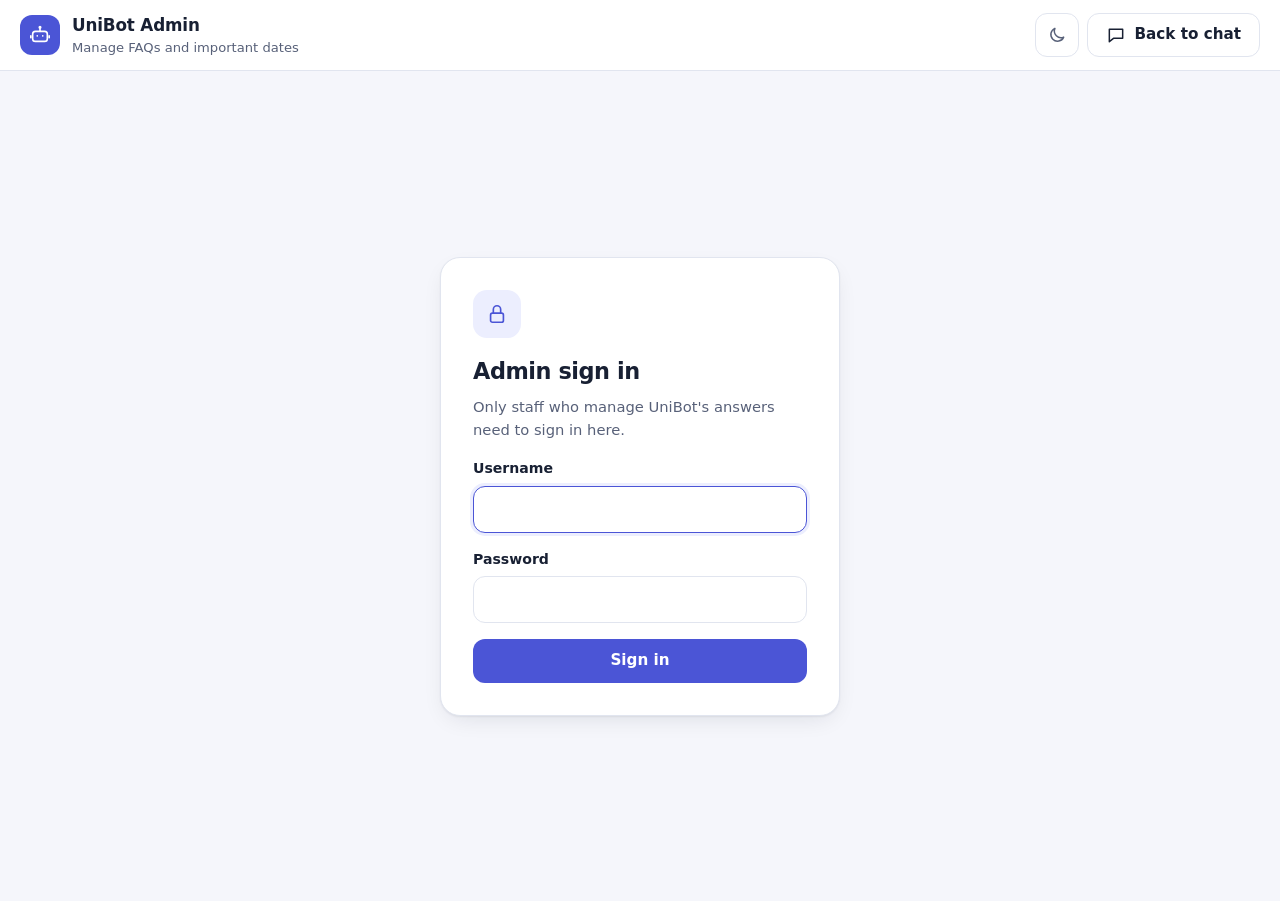
<file: webgui/admin.html>
<!DOCTYPE html>
<html lang="en">
<head>
  <meta charset="UTF-8" />
  <meta name="viewport" content="width=device-width, initial-scale=1.0" />
  <title>UniBot Admin</title>
  <link rel="icon" href="favicon.svg" type="image/svg+xml" />
  <link rel="stylesheet" href="shared.css" />
  <link rel="stylesheet" href="adminStyle.css" />
  <script src="theme.js"></script>
</head>
<body>
  <svg width="0" height="0" style="position: absolute" aria-hidden="true">
    <symbol id="i-bot" viewBox="0 0 24 24"><rect x="4" y="8" width="16" height="11" rx="3"/><path d="M12 4v4"/><circle cx="12" cy="3.5" r="0.8"/><path d="M9 13h.01M15 13h.01"/><path d="M2 13v2M22 13v2"/></symbol>
    <symbol id="i-moon" viewBox="0 0 24 24"><path d="M20 14.5A8 8 0 0 1 9.5 4a8 8 0 1 0 10.5 10.5Z"/></symbol>
    <symbol id="i-sun" viewBox="0 0 24 24"><circle cx="12" cy="12" r="4"/><path d="M12 2v2M12 20v2M4.9 4.9l1.4 1.4M17.7 17.7l1.4 1.4M2 12h2M20 12h2M4.9 19.1l1.4-1.4M17.7 6.3l1.4-1.4"/></symbol>
    <symbol id="i-chat" viewBox="0 0 24 24"><path d="M4 5h16v11H9l-5 4V5Z"/></symbol>
    <symbol id="i-logout" viewBox="0 0 24 24"><path d="M15 4h4v16h-4M10 8l-4 4 4 4M6 12h10"/></symbol>
    <symbol id="i-plus" viewBox="0 0 24 24"><path d="M12 5v14M5 12h14"/></symbol>
    <symbol id="i-search" viewBox="0 0 24 24"><circle cx="11" cy="11" r="7"/><path d="m20 20-3.5-3.5"/></symbol>
    <symbol id="i-edit" viewBox="0 0 24 24"><path d="M4 20h4L19 9l-4-4L4 16v4Z"/><path d="m13.5 6.5 4 4"/></symbol>
    <symbol id="i-trash" viewBox="0 0 24 24"><path d="M4 7h16M10 11v6M14 11v6M6 7l1 13h10l1-13M9 7V4h6v3"/></symbol>
    <symbol id="i-x" viewBox="0 0 24 24"><path d="M6 6l12 12M18 6 6 18"/></symbol>
    <symbol id="i-faq" viewBox="0 0 24 24"><circle cx="12" cy="12" r="9"/><path d="M9.5 9.5a2.5 2.5 0 1 1 3.5 2.3c-.6.3-1 .9-1 1.6v.6M12 17h.01"/></symbol>
    <symbol id="i-tag" viewBox="0 0 24 24"><path d="M3 12V4h8l10 10-8 8L3 12Z"/><circle cx="7.5" cy="8.5" r="1.2"/></symbol>
    <symbol id="i-calendar" viewBox="0 0 24 24"><rect x="3" y="5" width="18" height="16" rx="3"/><path d="M3 10h18M8 3v4M16 3v4"/></symbol>
    <symbol id="i-clock" viewBox="0 0 24 24"><circle cx="12" cy="12" r="9"/><path d="M12 7v5l3 2"/></symbol>
    <symbol id="i-lock" viewBox="0 0 24 24"><rect x="5" y="11" width="14" height="10" rx="2"/><path d="M8 11V7a4 4 0 0 1 8 0v4"/></symbol>
  </svg>

  <header class="topbar">
    <div class="brand">
      <span class="avatar"><svg class="icon"><use href="#i-bot" /></svg></span>
      <div>
        <h1>UniBot Admin</h1>
        <p>Manage FAQs and important dates</p>
      </div>
    </div>
    <div class="actions">
      <button class="icon-btn theme-toggle" id="themeToggle" type="button" aria-label="Switch to dark mode">
        <svg class="icon moon"><use href="#i-moon" /></svg>
        <svg class="icon sun"><use href="#i-sun" /></svg>
      </button>
      <a class="btn ghost" href="index.html">
        <svg class="icon"><use href="#i-chat" /></svg>
        <span class="hide-sm">Back to chat</span>
      </a>
      <button class="btn ghost" id="logoutBtn" type="button" hidden>
        <svg class="icon"><use href="#i-logout" /></svg>
        <span class="hide-sm">Sign out</span>
      </button>
    </div>
  </header>

  <!-- Sign in -->
  <main class="login" id="loginView">
    <form class="login-card" id="loginForm" novalidate>
      <span class="avatar lock"><svg class="icon"><use href="#i-lock" /></svg></span>
      <h2>Admin sign in</h2>
      <p class="muted">Only staff who manage UniBot's answers need to sign in here.</p>
      <div class="form-error" id="loginError" role="alert" hidden></div>
      <div class="field">
        <label for="username">Username</label>
        <input class="input" type="text" id="username" autocomplete="username" required />
      </div>
      <div class="field">
        <label for="password">Password</label>
        <input class="input" type="password" id="password" autocomplete="current-password" required />
      </div>
      <button class="btn" id="loginBtn" type="submit">Sign in</button>
    </form>
  </main>

  <!-- Dashboard -->
  <main class="dashboard" id="dashboard" hidden>
    <section class="stats" aria-label="Overview">
      <div class="stat"><span class="stat-icon"><svg class="icon"><use href="#i-faq" /></svg></span><div><p class="stat-value" id="statFaqs">0</p><p class="stat-label">FAQs</p></div></div>
      <div class="stat"><span class="stat-icon"><svg class="icon"><use href="#i-tag" /></svg></span><div><p class="stat-value" id="statKeywords">0</p><p class="stat-label">Unique keywords</p></div></div>
      <div class="stat"><span class="stat-icon accent"><svg class="icon"><use href="#i-calendar" /></svg></span><div><p class="stat-value" id="statUpcoming">0</p><p class="stat-label">Upcoming dates</p></div></div>
    </section>

    <div class="tabs" role="tablist" aria-label="Content">
      <button class="tab" type="button" role="tab" id="tabFaqs" aria-controls="panelFaqs" aria-selected="true">FAQs</button>
      <button class="tab" type="button" role="tab" id="tabSchedules" aria-controls="panelSchedules" aria-selected="false" tabindex="-1">Schedules</button>
    </div>

    <section class="panel" id="panelFaqs" role="tabpanel" aria-labelledby="tabFaqs">
      <div class="toolbar">
        <div class="search">
          <svg class="icon"><use href="#i-search" /></svg>
          <label class="sr-only" for="faqSearch">Search FAQs</label>
          <input class="input" type="search" id="faqSearch" placeholder="Search questions, answers or keywords" />
        </div>
        <button class="btn" id="addFaqBtn" type="button"><svg class="icon"><use href="#i-plus" /></svg>New FAQ</button>
      </div>
      <p class="result-count" id="faqCount" aria-live="polite"></p>
      <ul class="list" id="faqList"></ul>
    </section>

    <section class="panel" id="panelSchedules" role="tabpanel" aria-labelledby="tabSchedules" hidden>
      <div class="toolbar">
        <p class="muted">Dated events students can ask about, like deadlines, tests and orientation.</p>
        <button class="btn" id="addScheduleBtn" type="button"><svg class="icon"><use href="#i-plus" /></svg>New date</button>
      </div>
      <ul class="list" id="scheduleList"></ul>
    </section>
  </main>

  <!-- FAQ editor -->
  <dialog class="dialog" id="faqDialog" aria-labelledby="faqDialogTitle">
    <form id="faqForm" novalidate>
      <header class="dialog-header">
        <h2 id="faqDialogTitle">New FAQ</h2>
        <button class="icon-btn" type="button" data-close aria-label="Close"><svg class="icon"><use href="#i-x" /></svg></button>
      </header>
      <div class="dialog-body">
        <div class="form-error" id="faqError" role="alert" hidden></div>
        <div class="field">
          <label for="faqQuestion">Question</label>
          <input class="input" id="faqQuestion" maxlength="300" required />
        </div>
        <div class="field">
          <label for="faqAnswer">Answer</label>
          <textarea class="input" id="faqAnswer" rows="4" maxlength="2000" required></textarea>
        </div>
        <div class="field">
          <label for="faqKeywordInput">Keywords</label>
          <div class="chip-input" id="faqKeywords">
            <ul class="chip-list" aria-label="Keywords"></ul>
            <input id="faqKeywordInput" placeholder="Type a keyword, then Enter" />
          </div>
          <p class="help">UniBot picks the FAQ whose keywords appear most in a student's question.</p>
        </div>
      </div>
      <footer class="dialog-footer">
        <button class="btn ghost" type="button" data-close>Cancel</button>
        <button class="btn" type="submit">Save FAQ</button>
      </footer>
    </form>
  </dialog>

  <!-- Schedule editor -->
  <dialog class="dialog" id="scheduleDialog" aria-labelledby="scheduleDialogTitle">
    <form id="scheduleForm" novalidate>
      <header class="dialog-header">
        <h2 id="scheduleDialogTitle">New date</h2>
        <button class="icon-btn" type="button" data-close aria-label="Close"><svg class="icon"><use href="#i-x" /></svg></button>
      </header>
      <div class="dialog-body">
        <div class="form-error" id="scheduleError" role="alert" hidden></div>
        <div class="field">
          <label for="scheduleTitle">Title</label>
          <input class="input" id="scheduleTitle" maxlength="300" placeholder="Fee submission deadline" required />
        </div>
        <div class="field-row">
          <div class="field">
            <label for="scheduleDate">Date</label>
            <input class="input" type="date" id="scheduleDate" required />
          </div>
          <div class="field">
            <label for="scheduleTime">Time <span class="optional">(optional)</span></label>
            <input class="input" id="scheduleTime" maxlength="40" placeholder="5:00 PM" />
          </div>
        </div>
        <div class="field">
          <label for="scheduleDetails">Details <span class="optional">(optional)</span></label>
          <textarea class="input" id="scheduleDetails" rows="3" maxlength="2000"></textarea>
        </div>
        <div class="field">
          <label for="scheduleKeywordInput">Keywords</label>
          <div class="chip-input" id="scheduleKeywords">
            <ul class="chip-list" aria-label="Keywords"></ul>
            <input id="scheduleKeywordInput" placeholder="Type a keyword, then Enter" />
          </div>
          <p class="help">A student asking "when is the fee deadline?" matches keywords like fee and deadline.</p>
        </div>
      </div>
      <footer class="dialog-footer">
        <button class="btn ghost" type="button" data-close>Cancel</button>
        <button class="btn" type="submit">Save date</button>
      </footer>
    </form>
  </dialog>

  <!-- Delete confirmation -->
  <dialog class="dialog small" id="confirmDialog" aria-labelledby="confirmTitle" aria-describedby="confirmText">
    <div class="dialog-body">
      <h2 id="confirmTitle">Delete this FAQ?</h2>
      <p class="muted" id="confirmText">Students won't get this answer anymore. This can't be undone.</p>
    </div>
    <footer class="dialog-footer">
      <button class="btn ghost" type="button" data-close>Cancel</button>
      <button class="btn danger" type="button" id="confirmDelete">Delete</button>
    </footer>
  </dialog>

  <div class="toast" id="toast" role="status" aria-live="polite" hidden></div>

  <script src="adminScript.js"></script>
</body>
</html>
</file>
<file: webgui/shared.css>
/* Shared tokens and base styles for the chat and admin pages. */

:root {
  color-scheme: light;
  --bg: #f5f6fb;
  --surface: #ffffff;
  --surface-2: #eef1f8;
  --border: #e1e5ef;
  --text: #182033;
  --muted: #586179;
  --primary: #4b55d6;
  --primary-hover: #3c45bd;
  --primary-soft: #eceefe;
  --on-primary: #ffffff;
  --accent: #b86e00;
  --accent-soft: #fff3df;
  --success: #17895a;
  --danger: #c93838;
  --danger-soft: #fdecec;
  --shadow: 0 1px 2px rgb(16 24 40 / 0.06), 0 8px 24px -8px rgb(16 24 40 / 0.12);
  --radius: 14px;
  --font: 'Inter', 'Segoe UI', system-ui, -apple-system, Roboto, sans-serif;
}

:root[data-theme='dark'] {
  color-scheme: dark;
  --bg: #0e1120;
  --surface: #161a2c;
  --surface-2: #1d2238;
  --border: #2a3050;
  --text: #e7eaf4;
  --muted: #9ba4bf;
  --primary: #7d86ff;
  --primary-hover: #959cff;
  --primary-soft: #23284a;
  --on-primary: #0e1120;
  --accent: #f3b54a;
  --accent-soft: #3a2e17;
  --success: #3ccf8e;
  --danger: #ff7a7a;
  --danger-soft: #3a1d22;
  --shadow: 0 1px 2px rgb(0 0 0 / 0.3), 0 12px 32px -12px rgb(0 0 0 / 0.6);
}

*,
*::before,
*::after {
  box-sizing: border-box;
}

html,
body {
  height: 100%;
}

/* Components set their own display, which would otherwise override the hidden attribute. */
[hidden] {
  display: none !important;
}

body {
  margin: 0;
  background: var(--bg);
  color: var(--text);
  font-family: var(--font);
  font-size: 16px;
  line-height: 1.55;
  -webkit-font-smoothing: antialiased;
}

h1,
h2,
h3,
p {
  margin: 0;
}

button,
input,
textarea {
  font: inherit;
  color: inherit;
}

a {
  color: var(--primary);
}

:focus-visible {
  outline: 2px solid var(--primary);
  outline-offset: 2px;
}

.sr-only {
  position: absolute;
  width: 1px;
  height: 1px;
  padding: 0;
  margin: -1px;
  overflow: hidden;
  clip: rect(0, 0, 0, 0);
  white-space: nowrap;
  border: 0;
}

.icon {
  width: 20px;
  height: 20px;
  flex-shrink: 0;
  stroke: currentColor;
  fill: none;
  stroke-width: 1.8;
  stroke-linecap: round;
  stroke-linejoin: round;
}

/* ---------- top bar ---------- */

.topbar {
  display: flex;
  align-items: center;
  justify-content: space-between;
  gap: 12px;
  padding: 12px 20px;
  background: var(--surface);
  border-bottom: 1px solid var(--border);
}

.brand {
  display: flex;
  align-items: center;
  gap: 12px;
  min-width: 0;
}

.brand > div {
  min-width: 0;
}

.brand h1 {
  font-size: 1.05rem;
  font-weight: 700;
  letter-spacing: -0.01em;
}

.brand p {
  font-size: 0.82rem;
  color: var(--muted);
  white-space: nowrap;
  overflow: hidden;
  text-overflow: ellipsis;
}

.actions {
  display: flex;
  align-items: center;
  gap: 8px;
}

.avatar {
  display: grid;
  place-items: center;
  flex-shrink: 0;
  width: 40px;
  height: 40px;
  border-radius: 12px;
  background: var(--primary);
  color: var(--on-primary);
}

.avatar .icon {
  width: 22px;
  height: 22px;
}

/* ---------- buttons ---------- */

.btn {
  display: inline-flex;
  align-items: center;
  justify-content: center;
  gap: 8px;
  min-height: 44px;
  padding: 0 18px;
  border: 1px solid transparent;
  border-radius: 12px;
  background: var(--primary);
  color: var(--on-primary);
  font-weight: 600;
  font-size: 0.95rem;
  text-decoration: none;
  cursor: pointer;
  transition: background-color 150ms ease, border-color 150ms ease, color 150ms ease;
}

.btn:hover {
  background: var(--primary-hover);
}

.btn:disabled {
  opacity: 0.55;
  cursor: not-allowed;
}

.btn.ghost {
  background: transparent;
  color: var(--text);
  border-color: var(--border);
}

.btn.ghost:hover {
  background: var(--surface-2);
}

.btn.danger {
  background: var(--danger);
  color: #fff;
}

.icon-btn {
  display: inline-grid;
  place-items: center;
  width: 44px;
  height: 44px;
  border: 1px solid var(--border);
  border-radius: 12px;
  background: transparent;
  color: var(--muted);
  cursor: pointer;
  transition: background-color 150ms ease, color 150ms ease;
}

.icon-btn:hover {
  background: var(--surface-2);
  color: var(--text);
}

/* Theme toggle shows the icon for the mode you'd switch to. */
.theme-toggle .moon {
  display: block;
}
.theme-toggle .sun {
  display: none;
}
:root[data-theme='dark'] .theme-toggle .moon {
  display: none;
}
:root[data-theme='dark'] .theme-toggle .sun {
  display: block;
}

/* ---------- form fields ---------- */

.field {
  display: grid;
  gap: 6px;
}

.field label {
  font-size: 0.88rem;
  font-weight: 600;
}

.field .help {
  font-size: 0.8rem;
  color: var(--muted);
}

.input {
  width: 100%;
  min-height: 44px;
  padding: 10px 14px;
  border: 1px solid var(--border);
  border-radius: 12px;
  background: var(--surface);
  transition: border-color 150ms ease, box-shadow 150ms ease;
}

.input:focus {
  outline: none;
  border-color: var(--primary);
  box-shadow: 0 0 0 3px var(--primary-soft);
}

textarea.input {
  resize: vertical;
  min-height: 110px;
}

.form-error {
  padding: 10px 12px;
  border-radius: 10px;
  background: var(--danger-soft);
  color: var(--danger);
  font-size: 0.88rem;
}

/* ---------- chips ---------- */

.chip {
  display: inline-flex;
  align-items: center;
  gap: 6px;
  padding: 4px 10px;
  border-radius: 999px;
  background: var(--surface-2);
  color: var(--muted);
  font-size: 0.78rem;
  font-weight: 600;
}

@media (prefers-reduced-motion: reduce) {
  *,
  *::before,
  *::after {
    animation-duration: 0.01ms !important;
    animation-iteration-count: 1 !important;
    transition-duration: 0.01ms !important;
    scroll-behavior: auto !important;
  }
}
</file>
<file: webgui/adminStyle.css>
/* Admin page. Tokens and shared components live in shared.css. */

.muted {
  color: var(--muted);
}

.optional {
  font-weight: 400;
  color: var(--muted);
}

/* ---------- sign in ---------- */

.login {
  display: grid;
  place-items: center;
  min-height: calc(100dvh - 70px);
  padding: 24px 16px;
}

.login-card {
  display: grid;
  gap: 16px;
  width: min(100%, 400px);
  padding: 32px;
  border: 1px solid var(--border);
  border-radius: 20px;
  background: var(--surface);
  box-shadow: var(--shadow);
}

.login-card h2 {
  font-size: 1.4rem;
  font-weight: 750;
  letter-spacing: -0.02em;
}

.login-card .muted {
  margin-top: -8px;
  font-size: 0.92rem;
}

.avatar.lock {
  width: 48px;
  height: 48px;
  border-radius: 14px;
  background: var(--primary-soft);
  color: var(--primary);
}

/* ---------- dashboard ---------- */

.dashboard {
  width: min(100%, 1040px);
  margin: 0 auto;
  padding: 28px 20px 48px;
}

.stats {
  display: grid;
  grid-template-columns: repeat(auto-fit, minmax(200px, 1fr));
  gap: 14px;
}

.stat {
  display: flex;
  align-items: center;
  gap: 14px;
  padding: 16px 18px;
  border: 1px solid var(--border);
  border-radius: var(--radius);
  background: var(--surface);
}

.stat-icon {
  display: grid;
  place-items: center;
  width: 42px;
  height: 42px;
  border-radius: 12px;
  background: var(--primary-soft);
  color: var(--primary);
}

.stat-icon.accent {
  background: var(--accent-soft);
  color: var(--accent);
}

.stat-value {
  font-size: 1.5rem;
  font-weight: 750;
  line-height: 1.1;
  font-variant-numeric: tabular-nums;
}

.stat-label {
  font-size: 0.82rem;
  color: var(--muted);
}

.tabs {
  display: inline-flex;
  gap: 4px;
  margin: 28px 0 16px;
  padding: 4px;
  border-radius: 12px;
  background: var(--surface-2);
}

.tab {
  min-height: 40px;
  padding: 0 18px;
  border: 0;
  border-radius: 9px;
  background: transparent;
  color: var(--muted);
  font-weight: 600;
  cursor: pointer;
  transition: background-color 150ms ease, color 150ms ease;
}

.tab[aria-selected='true'] {
  background: var(--surface);
  color: var(--text);
  box-shadow: 0 1px 2px rgb(16 24 40 / 0.08);
}

.toolbar {
  display: flex;
  flex-wrap: wrap;
  align-items: center;
  justify-content: space-between;
  gap: 12px;
}

.toolbar .muted {
  font-size: 0.92rem;
}

.search {
  position: relative;
  flex: 1;
  min-width: 220px;
  max-width: 460px;
}

.search .icon {
  position: absolute;
  top: 50%;
  left: 14px;
  width: 18px;
  height: 18px;
  color: var(--muted);
  transform: translateY(-50%);
}

.search .input {
  padding-left: 42px;
}

.result-count {
  margin: 14px 0 8px;
  font-size: 0.82rem;
  color: var(--muted);
}

/* ---------- lists ---------- */

.list {
  display: grid;
  gap: 10px;
  margin: 12px 0 0;
  padding: 0;
  list-style: none;
}

.item {
  display: flex;
  gap: 16px;
  padding: 16px 18px;
  border: 1px solid var(--border);
  border-radius: var(--radius);
  background: var(--surface);
  transition: border-color 150ms ease;
}

.item:hover {
  border-color: color-mix(in srgb, var(--primary) 35%, var(--border));
}

.item-body {
  flex: 1;
  min-width: 0;
}

.item-title {
  font-weight: 650;
}

.item-text {
  margin-top: 4px;
  font-size: 0.92rem;
  color: var(--muted);
  display: -webkit-box;
  -webkit-line-clamp: 2;
  -webkit-box-orient: vertical;
  overflow: hidden;
}

.item-meta {
  display: flex;
  flex-wrap: wrap;
  gap: 6px;
  margin-top: 10px;
}

.item-actions {
  display: flex;
  align-items: flex-start;
  gap: 6px;
}

.item-actions .icon-btn {
  width: 40px;
  height: 40px;
}

.item-actions .delete:hover {
  background: var(--danger-soft);
  color: var(--danger);
}

.date-badge {
  display: grid;
  place-content: center;
  flex-shrink: 0;
  width: 56px;
  height: 60px;
  border-radius: 12px;
  background: var(--accent-soft);
  color: var(--accent);
  text-align: center;
  line-height: 1.1;
}

.item.past .date-badge {
  background: var(--surface-2);
  color: var(--muted);
}

.date-badge .month {
  font-size: 0.7rem;
  font-weight: 700;
  letter-spacing: 0.06em;
  text-transform: uppercase;
}

.date-badge .day {
  font-size: 1.4rem;
  font-weight: 800;
}

.when {
  display: inline-flex;
  align-items: center;
  gap: 4px;
  margin-top: 2px;
  font-size: 0.85rem;
  color: var(--muted);
}

.when .icon {
  width: 14px;
  height: 14px;
}

.chip.past {
  background: var(--surface-2);
}

.empty {
  padding: 40px 20px;
  border: 1px dashed var(--border);
  border-radius: var(--radius);
  text-align: center;
  color: var(--muted);
}

/* ---------- dialogs ---------- */

.dialog {
  width: min(100% - 32px, 560px);
  max-height: calc(100dvh - 48px);
  padding: 0;
  border: 1px solid var(--border);
  border-radius: 20px;
  background: var(--surface);
  color: var(--text);
  box-shadow: 0 24px 64px -16px rgb(0 0 0 / 0.35);
}

.dialog.small {
  width: min(100% - 32px, 420px);
}

.dialog::backdrop {
  background: rgb(10 14 30 / 0.5);
  backdrop-filter: blur(2px);
}

.dialog[open] {
  animation: pop 160ms ease-out;
}

@keyframes pop {
  from {
    opacity: 0;
    transform: translateY(8px) scale(0.98);
  }
}

.dialog-header {
  display: flex;
  align-items: center;
  justify-content: space-between;
  padding: 18px 20px 0 24px;
}

.dialog-header h2,
.dialog.small h2 {
  font-size: 1.15rem;
  font-weight: 700;
}

.dialog-body {
  display: grid;
  gap: 16px;
  padding: 18px 24px;
}

.dialog.small .dialog-body {
  gap: 8px;
  padding-top: 24px;
}

.dialog-footer {
  display: flex;
  justify-content: flex-end;
  gap: 10px;
  padding: 16px 24px 20px;
  border-top: 1px solid var(--border);
}

.field-row {
  display: grid;
  grid-template-columns: 1fr 1fr;
  gap: 12px;
}

/* ---------- keyword chip input ---------- */

.chip-input {
  display: flex;
  flex-wrap: wrap;
  align-items: center;
  gap: 6px;
  min-height: 44px;
  padding: 6px 8px;
  border: 1px solid var(--border);
  border-radius: 12px;
  background: var(--surface);
  cursor: text;
  transition: border-color 150ms ease, box-shadow 150ms ease;
}

.chip-input:focus-within {
  border-color: var(--primary);
  box-shadow: 0 0 0 3px var(--primary-soft);
}

.chip-list {
  display: contents;
  list-style: none;
}

.chip-input input {
  flex: 1;
  min-width: 140px;
  min-height: 32px;
  border: 0;
  background: transparent;
  outline: none;
}

.chip.removable {
  padding-right: 4px;
  background: var(--primary-soft);
  color: var(--primary);
}

.chip.removable button {
  display: grid;
  place-items: center;
  width: 22px;
  height: 22px;
  padding: 0;
  border: 0;
  border-radius: 50%;
  background: transparent;
  color: inherit;
  cursor: pointer;
}

.chip.removable button:hover {
  background: color-mix(in srgb, var(--primary) 18%, transparent);
}

.chip.removable .icon {
  width: 14px;
  height: 14px;
}

/* ---------- toast ---------- */

.toast {
  position: fixed;
  bottom: 24px;
  left: 50%;
  z-index: 10;
  padding: 12px 18px;
  border-radius: 12px;
  background: var(--text);
  color: var(--bg);
  font-size: 0.92rem;
  font-weight: 600;
  box-shadow: var(--shadow);
  transform: translateX(-50%);
  animation: pop 160ms ease-out;
}

@media (max-width: 560px) {
  .hide-sm {
    display: none;
  }

  .topbar {
    padding: 10px 14px;
  }

  .dashboard {
    padding: 20px 14px 40px;
  }

  .item {
    flex-wrap: wrap;
  }

  .item-actions {
    width: 100%;
    justify-content: flex-end;
  }

  .field-row {
    grid-template-columns: 1fr;
  }
}
</file>
